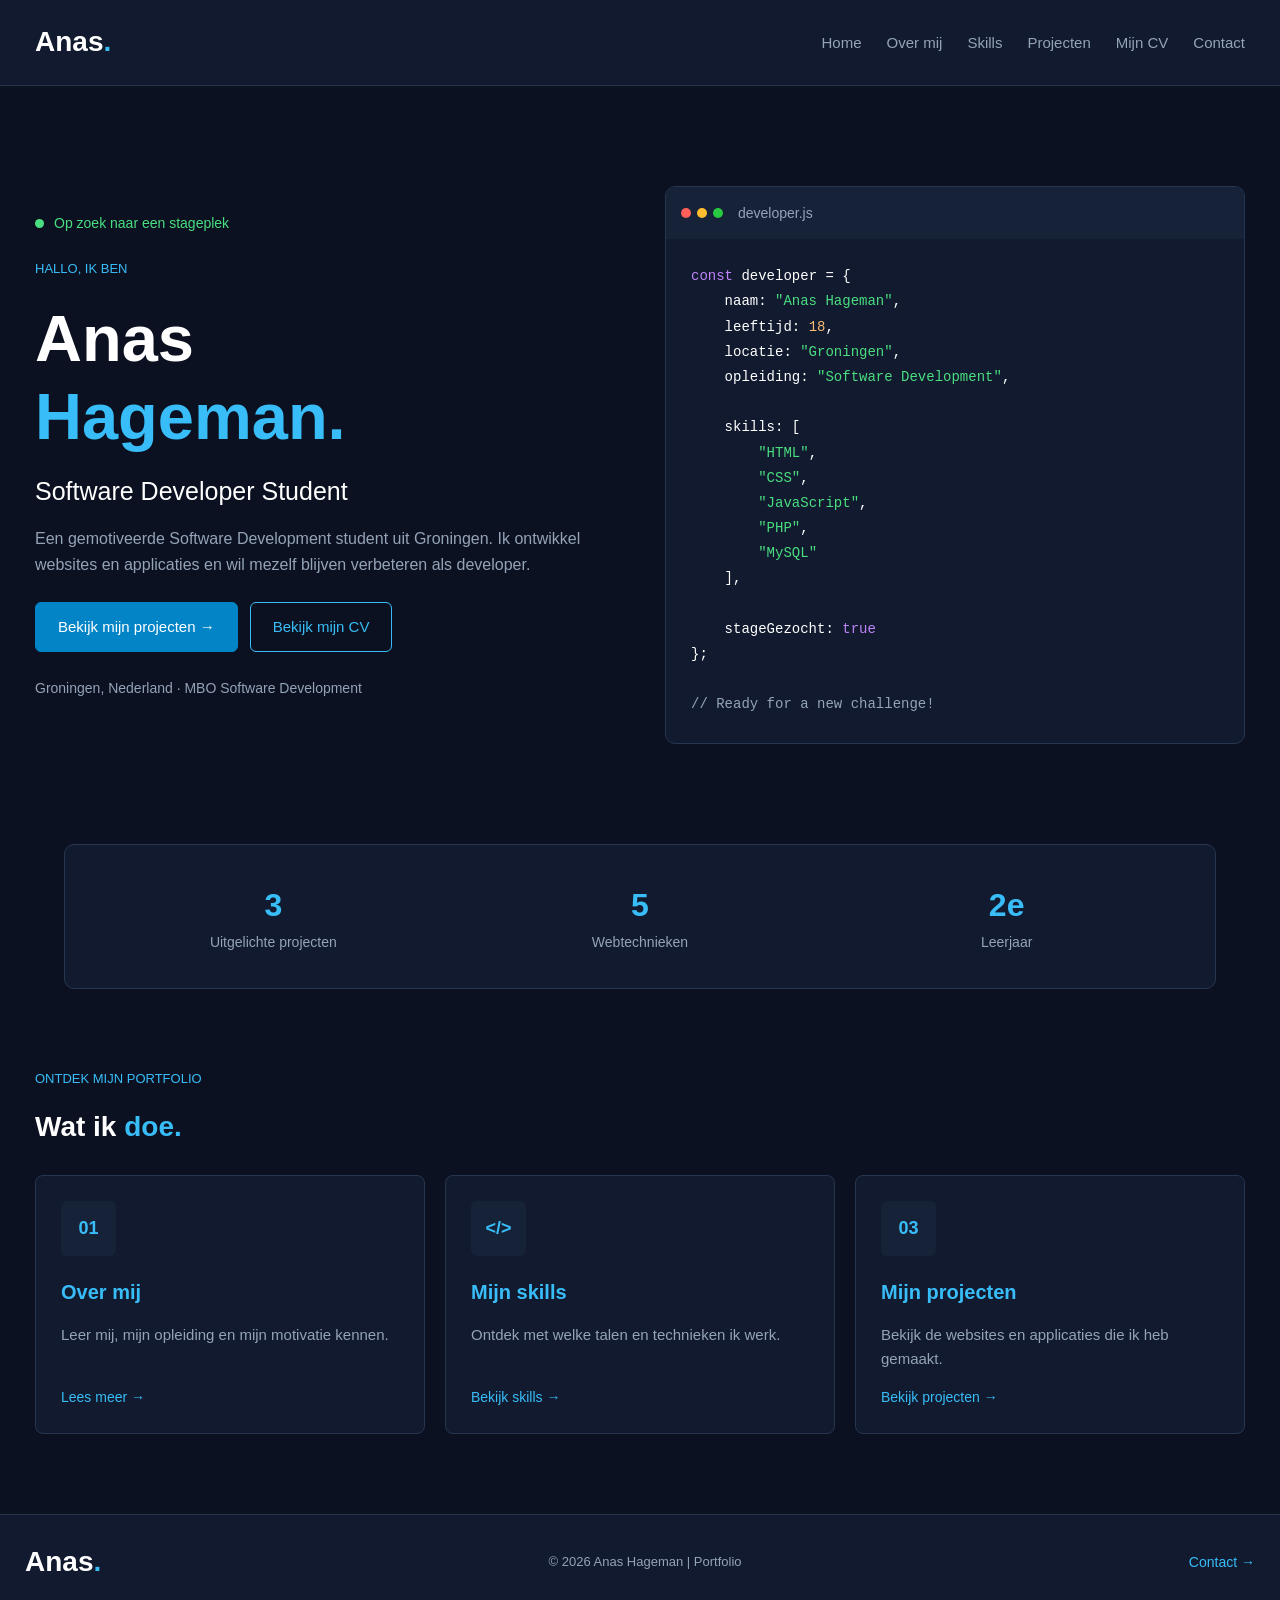
<file: index.html>
<!DOCTYPE html>
<html lang="nl">
<head>
    <meta charset="UTF-8">
    <meta name="viewport" content="width=device-width, initial-scale=1.0">
    <meta name="description" content="Portfolio van Anas Hageman, Software Development student uit Groningen.">
    <title>Home | Anas Hageman</title>
    <link rel="stylesheet" href="style.css">
    <script src="script.js" defer></script>
</head>
<body>

<header>
    <nav class="navbar">
        <a href="index.html" class="logo">Anas<span>.</span></a>
        <button class="menu-toggle" aria-label="Menu openen" aria-expanded="false" aria-controls="navigation">☰</button>
        <ul id="navigation">
            <li><a href="index.html">Home</a></li>
            <li><a href="about.html">Over mij</a></li>
            <li><a href="skills.html">Skills</a></li>
            <li><a href="projects.html">Projecten</a></li>
            <li><a href="cv.html">Mijn CV</a></li>
            <li><a href="contact.html">Contact</a></li>
        </ul>
    </nav>
</header>

<main>
    <section class="hero">
        <div class="hero-content">
            <div class="status">
                <span class="status-dot"></span>
                Op zoek naar een stageplek
            </div>

            <p class="small-title">HALLO, IK BEN</p>
            <h1>Anas<br><span>Hageman.</span></h1>
            <h2>Software Developer Student</h2>

            <p class="description">
                Een gemotiveerde Software Development student
                uit Groningen. Ik ontwikkel websites en applicaties
                en wil mezelf blijven verbeteren als developer.
            </p>

            <div class="buttons">
                <a href="projects.html" class="button">
                    Bekijk mijn projecten →
                </a>
                <a href="cv.html" class="button secondary">
                    Bekijk mijn CV
                </a>
            </div>

            <p class="location">Groningen, Nederland · MBO Software Development</p>
        </div>

        <div class="code-box">
            <div class="code-header">
                <div class="dots">
                    <i></i><i></i><i></i>
                </div>
                <span>developer.js</span>
            </div>

            <pre><code><span class="purple">const</span> developer = {
    naam: <span class="green">"Anas Hageman"</span>,
    leeftijd: <span class="orange">18</span>,
    locatie: <span class="green">"Groningen"</span>,
    opleiding: <span class="green">"Software Development"</span>,

    skills: [
        <span class="green">"HTML"</span>,
        <span class="green">"CSS"</span>,
        <span class="green">"JavaScript"</span>,
        <span class="green">"PHP"</span>,
        <span class="green">"MySQL"</span>
    ],

    stageGezocht: <span class="purple">true</span>
};

<span class="comment">// Ready for a new challenge!</span></code></pre>
        </div>
    </section>

    <section class="stats">
        <div>
            <strong>3</strong>
            <p>Uitgelichte projecten</p>
        </div>
        <div>
            <strong>5</strong>
            <p>Webtechnieken</p>
        </div>
        <div>
            <strong>2e</strong>
            <p>Leerjaar</p>
        </div>
    </section>

    <section class="section">
        <p class="small-title">ONTDEK MIJN PORTFOLIO</p>
        <h2>Wat ik <span>doe.</span></h2>

        <div class="grid three-columns">
            <a href="about.html" class="card">
                <div class="card-icon">01</div>
                <h3>Over mij</h3>
                <p>Leer mij, mijn opleiding en mijn motivatie kennen.</p>
                <span class="text-link">Lees meer →</span>
            </a>

            <a href="skills.html" class="card">
                <div class="card-icon">&lt;/&gt;</div>
                <h3>Mijn skills</h3>
                <p>Ontdek met welke talen en technieken ik werk.</p>
                <span class="text-link">Bekijk skills →</span>
            </a>

            <a href="projects.html" class="card">
                <div class="card-icon">03</div>
                <h3>Mijn projecten</h3>
                <p>Bekijk de websites en applicaties die ik heb gemaakt.</p>
                <span class="text-link">Bekijk projecten →</span>
            </a>
        </div>
    </section>
</main>

<footer>
    <a href="index.html" class="logo">Anas<span>.</span></a>
    <p>© 2026 Anas Hageman | Portfolio</p>
    <a href="contact.html">Contact →</a>
</footer>

</body>
</html>
</file>
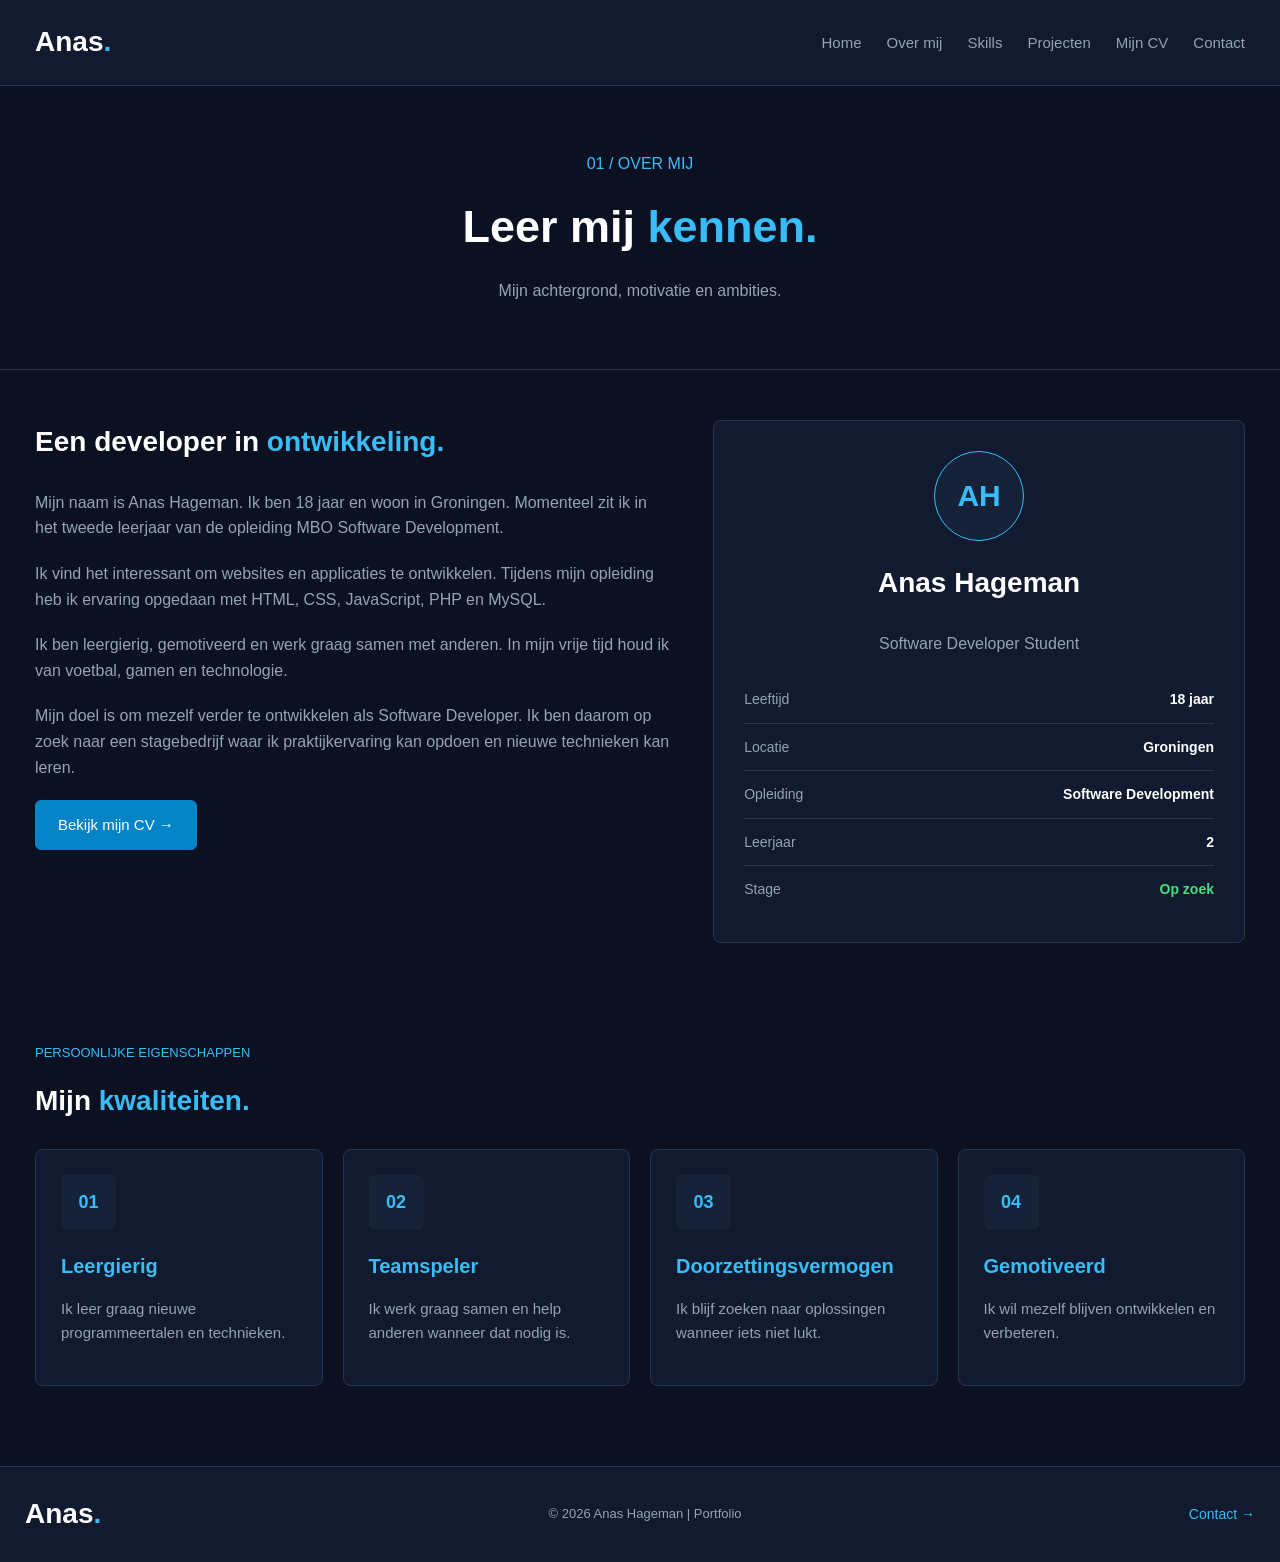
<file: about.html>
<!DOCTYPE html>
<html lang="nl">
<head>
    <meta charset="UTF-8">
    <meta name="viewport" content="width=device-width, initial-scale=1.0">
    <title>Over mij | Anas Hageman</title>
    <link rel="stylesheet" href="style.css">
    <script src="script.js" defer></script>
</head>
<body>

<header>
    <nav class="navbar">
        <a href="index.html" class="logo">Anas<span>.</span></a>
        <button class="menu-toggle" aria-label="Menu openen" aria-expanded="false" aria-controls="navigation">☰</button>
        <ul id="navigation">
            <li><a href="index.html">Home</a></li>
            <li><a href="about.html">Over mij</a></li>
            <li><a href="skills.html">Skills</a></li>
            <li><a href="projects.html">Projecten</a></li>
            <li><a href="cv.html">Mijn CV</a></li>
            <li><a href="contact.html">Contact</a></li>
        </ul>
    </nav>
</header>

<main>
    <section class="page-heading">
        <p class="small-title">01 / OVER MIJ</p>
        <h1>Leer mij <span>kennen.</span></h1>
        <p>Mijn achtergrond, motivatie en ambities.</p>
    </section>

    <section class="section about-grid">

        <div class="about-text">
            <h2>Een developer in <span>ontwikkeling.</span></h2>

            <p>
                Mijn naam is Anas Hageman. Ik ben 18 jaar
                en woon in Groningen. Momenteel zit ik in
                het tweede leerjaar van de opleiding
                MBO Software Development.
            </p>

            <p>
                Ik vind het interessant om websites en
                applicaties te ontwikkelen. Tijdens mijn
                opleiding heb ik ervaring opgedaan met
                HTML, CSS, JavaScript, PHP en MySQL.
            </p>

            <p>
                Ik ben leergierig, gemotiveerd en werk graag
                samen met anderen. In mijn vrije tijd houd
                ik van voetbal, gamen en technologie.
            </p>

            <p>
                Mijn doel is om mezelf verder te ontwikkelen
                als Software Developer. Ik ben daarom op zoek
                naar een stagebedrijf waar ik praktijkervaring
                kan opdoen en nieuwe technieken kan leren.
            </p>

            <a href="cv.html" class="button">Bekijk mijn CV →</a>
        </div>

        <div class="profile-card">
            <div class="avatar">AH</div>
            <h2>Anas Hageman</h2>
            <p>Software Developer Student</p>

            <div class="profile-info">
                <div><span>Leeftijd</span><strong>18 jaar</strong></div>
                <div><span>Locatie</span><strong>Groningen</strong></div>
                <div><span>Opleiding</span><strong>Software Development</strong></div>
                <div><span>Leerjaar</span><strong>2</strong></div>
                <div><span>Stage</span><strong class="green">Op zoek</strong></div>
            </div>
        </div>

    </section>

    <section class="section">
        <p class="small-title">PERSOONLIJKE EIGENSCHAPPEN</p>
        <h2>Mijn <span>kwaliteiten.</span></h2>

        <div class="grid four-columns">
            <article class="card">
                <div class="card-icon">01</div>
                <h3>Leergierig</h3>
                <p>Ik leer graag nieuwe programmeertalen en technieken.</p>
            </article>

            <article class="card">
                <div class="card-icon">02</div>
                <h3>Teamspeler</h3>
                <p>Ik werk graag samen en help anderen wanneer dat nodig is.</p>
            </article>

            <article class="card">
                <div class="card-icon">03</div>
                <h3>Doorzettingsvermogen</h3>
                <p>Ik blijf zoeken naar oplossingen wanneer iets niet lukt.</p>
            </article>

            <article class="card">
                <div class="card-icon">04</div>
                <h3>Gemotiveerd</h3>
                <p>Ik wil mezelf blijven ontwikkelen en verbeteren.</p>
            </article>
        </div>
    </section>
</main>

<footer>
    <a href="index.html" class="logo">Anas<span>.</span></a>
    <p>© 2026 Anas Hageman | Portfolio</p>
    <a href="contact.html">Contact →</a>
</footer>

</body>
</html>
</file>
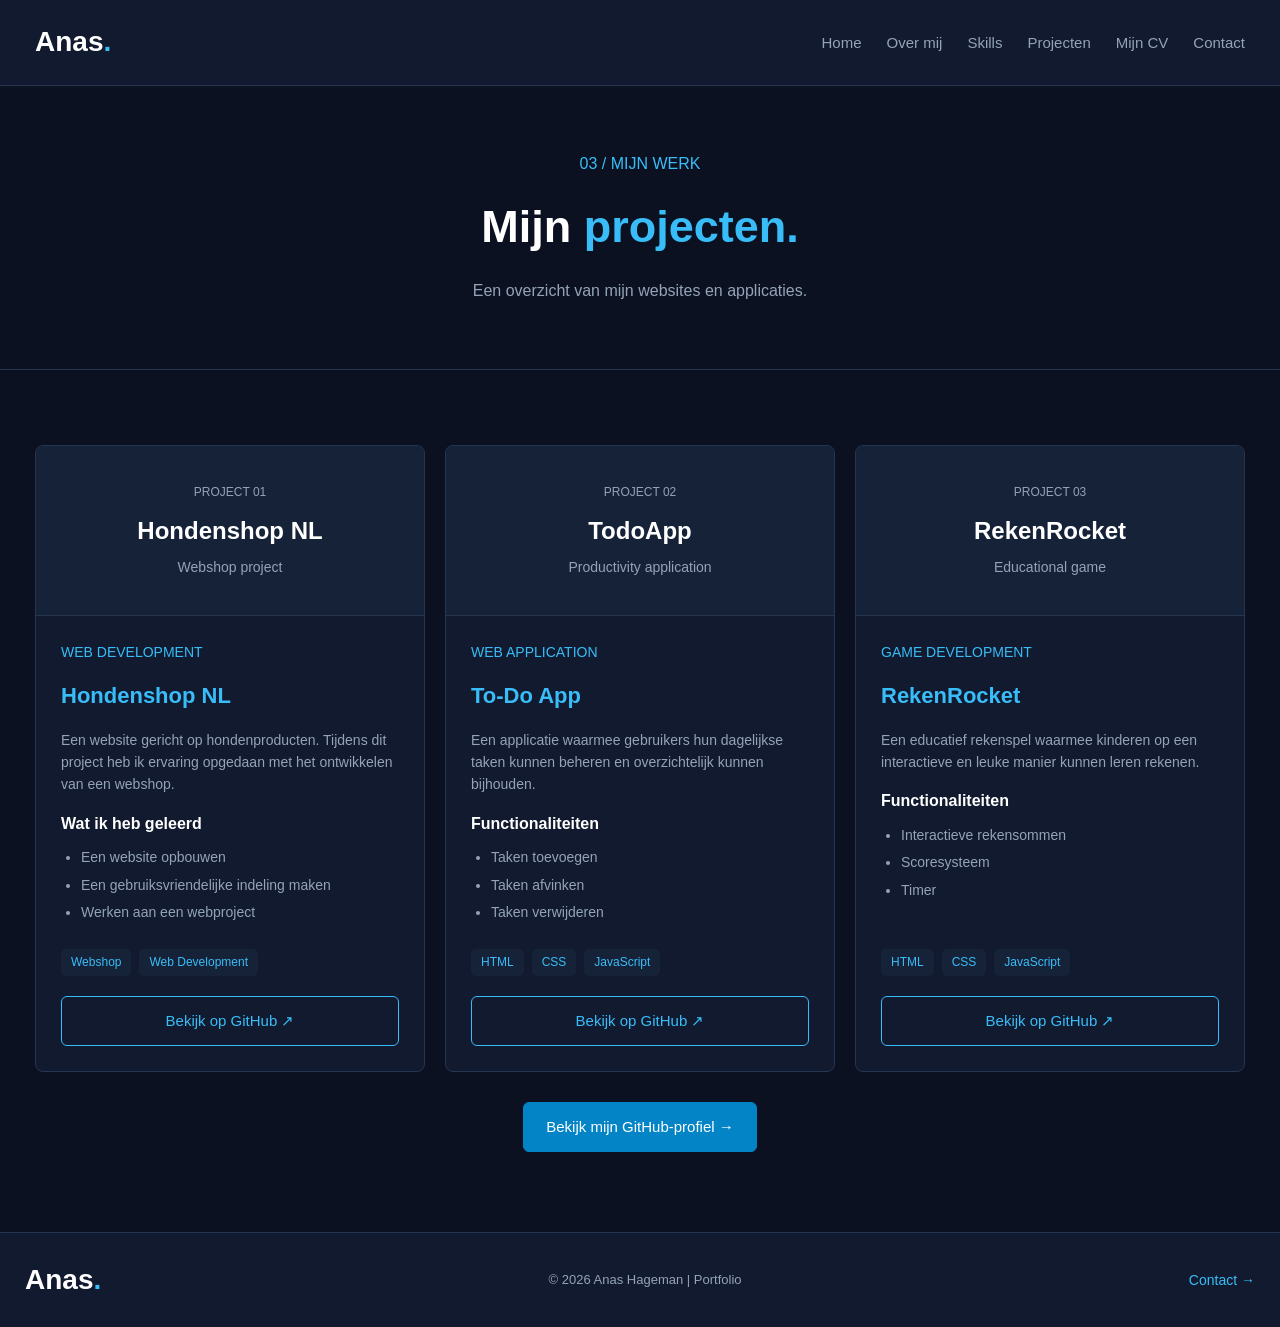
<file: projects.html>
<!DOCTYPE html>
<html lang="nl">
<head>
    <meta charset="UTF-8">
    <meta name="viewport" content="width=device-width, initial-scale=1.0">
    <title>Projecten | Anas Hageman</title>
    <link rel="stylesheet" href="style.css">
    <script src="script.js" defer></script>
</head>
<body>

<header>
    <nav class="navbar">
        <a href="index.html" class="logo">Anas<span>.</span></a>
        <button class="menu-toggle" aria-label="Menu openen" aria-expanded="false" aria-controls="navigation">☰</button>
        <ul id="navigation">
            <li><a href="index.html">Home</a></li>
            <li><a href="about.html">Over mij</a></li>
            <li><a href="skills.html">Skills</a></li>
            <li><a href="projects.html">Projecten</a></li>
            <li><a href="cv.html">Mijn CV</a></li>
            <li><a href="contact.html">Contact</a></li>
        </ul>
    </nav>
</header>

<main>
    <section class="page-heading">
        <p class="small-title">03 / MIJN WERK</p>
        <h1>Mijn <span>projecten.</span></h1>
        <p>Een overzicht van mijn websites en applicaties.</p>
    </section>

    <section class="section">

        <div class="grid three-columns">

            <!-- HONDENSHOP -->

            <article class="project-card">

                <div class="project-preview dog-preview">
                    <span class="project-number">PROJECT 01</span>
                    <div class="project-symbol">🐾</div>
                    <h2>Hondenshop NL</h2>
                    <p>Webshop project</p>
                </div>

                <div class="project-content">

                    <p class="small-title">WEB DEVELOPMENT</p>

                    <h3>Hondenshop NL</h3>

                    <p>
                        Een website gericht op hondenproducten.
                        Tijdens dit project heb ik ervaring
                        opgedaan met het ontwikkelen van een webshop.
                    </p>

                    <h4>Wat ik heb geleerd</h4>

                    <ul class="feature-list">
                        <li>Een website opbouwen</li>
                        <li>Een gebruiksvriendelijke indeling maken</li>
                        <li>Werken aan een webproject</li>
                    </ul>

                    <div class="tags">
                        <span class="tag">Webshop</span>
                        <span class="tag">Web Development</span>
                    </div>

                    <a href="https://github.com/PEzwartsEDU/hondenshopnl"
                       target="_blank"
                       rel="noopener noreferrer"
                       class="button secondary">
                        Bekijk op GitHub ↗
                    </a>

                </div>
            </article>

            <!-- TODO APP -->

            <article class="project-card">

                <div class="project-preview todo-preview">
                    <span class="project-number">PROJECT 02</span>
                    <div class="project-symbol">✓</div>
                    <h2>TodoApp</h2>
                    <p>Productivity application</p>
                </div>

                <div class="project-content">

                    <p class="small-title">WEB APPLICATION</p>

                    <h3>To-Do App</h3>

                    <p>
                        Een applicatie waarmee gebruikers
                        hun dagelijkse taken kunnen beheren
                        en overzichtelijk kunnen bijhouden.
                    </p>

                    <h4>Functionaliteiten</h4>

                    <ul class="feature-list">
                        <li>Taken toevoegen</li>
                        <li>Taken afvinken</li>
                        <li>Taken verwijderen</li>
                    </ul>

                    <div class="tags">
                        <span class="tag">HTML</span>
                        <span class="tag">CSS</span>
                        <span class="tag">JavaScript</span>
                    </div>

                    <a href="https://github.com/anashageman-hash/todoapp"
                       target="_blank"
                       rel="noopener noreferrer"
                       class="button secondary">
                        Bekijk op GitHub ↗
                    </a>

                </div>
            </article>

            <!-- REKENROCKET -->

            <article class="project-card">

                <div class="project-preview rocket-preview">
                    <span class="project-number">PROJECT 03</span>
                    <div class="project-symbol">🚀</div>
                    <h2>RekenRocket</h2>
                    <p>Educational game</p>
                </div>

                <div class="project-content">

                    <p class="small-title">GAME DEVELOPMENT</p>

                    <h3>RekenRocket</h3>

                    <p>
                        Een educatief rekenspel waarmee
                        kinderen op een interactieve en
                        leuke manier kunnen leren rekenen.
                    </p>

                    <h4>Functionaliteiten</h4>

                    <ul class="feature-list">
                        <li>Interactieve rekensommen</li>
                        <li>Scoresysteem</li>
                        <li>Timer</li>
                    </ul>

                    <div class="tags">
                        <span class="tag">HTML</span>
                        <span class="tag">CSS</span>
                        <span class="tag">JavaScript</span>
                    </div>

                    <a href="https://github.com/anashageman-hash/JavaScript-app"
                       target="_blank"
                       rel="noopener noreferrer"
                       class="button secondary">
                        Bekijk op GitHub ↗
                    </a>

                </div>
            </article>

        </div>

        <div class="center">
            <a href="https://github.com/anashageman-hash"
               target="_blank"
               rel="noopener noreferrer"
               class="button">
                Bekijk mijn GitHub-profiel →
            </a>
        </div>

    </section>
</main>

<footer>
    <a href="index.html" class="logo">Anas<span>.</span></a>
    <p>© 2026 Anas Hageman | Portfolio</p>
    <a href="contact.html">Contact →</a>
</footer>

</body>
</html>
</file>
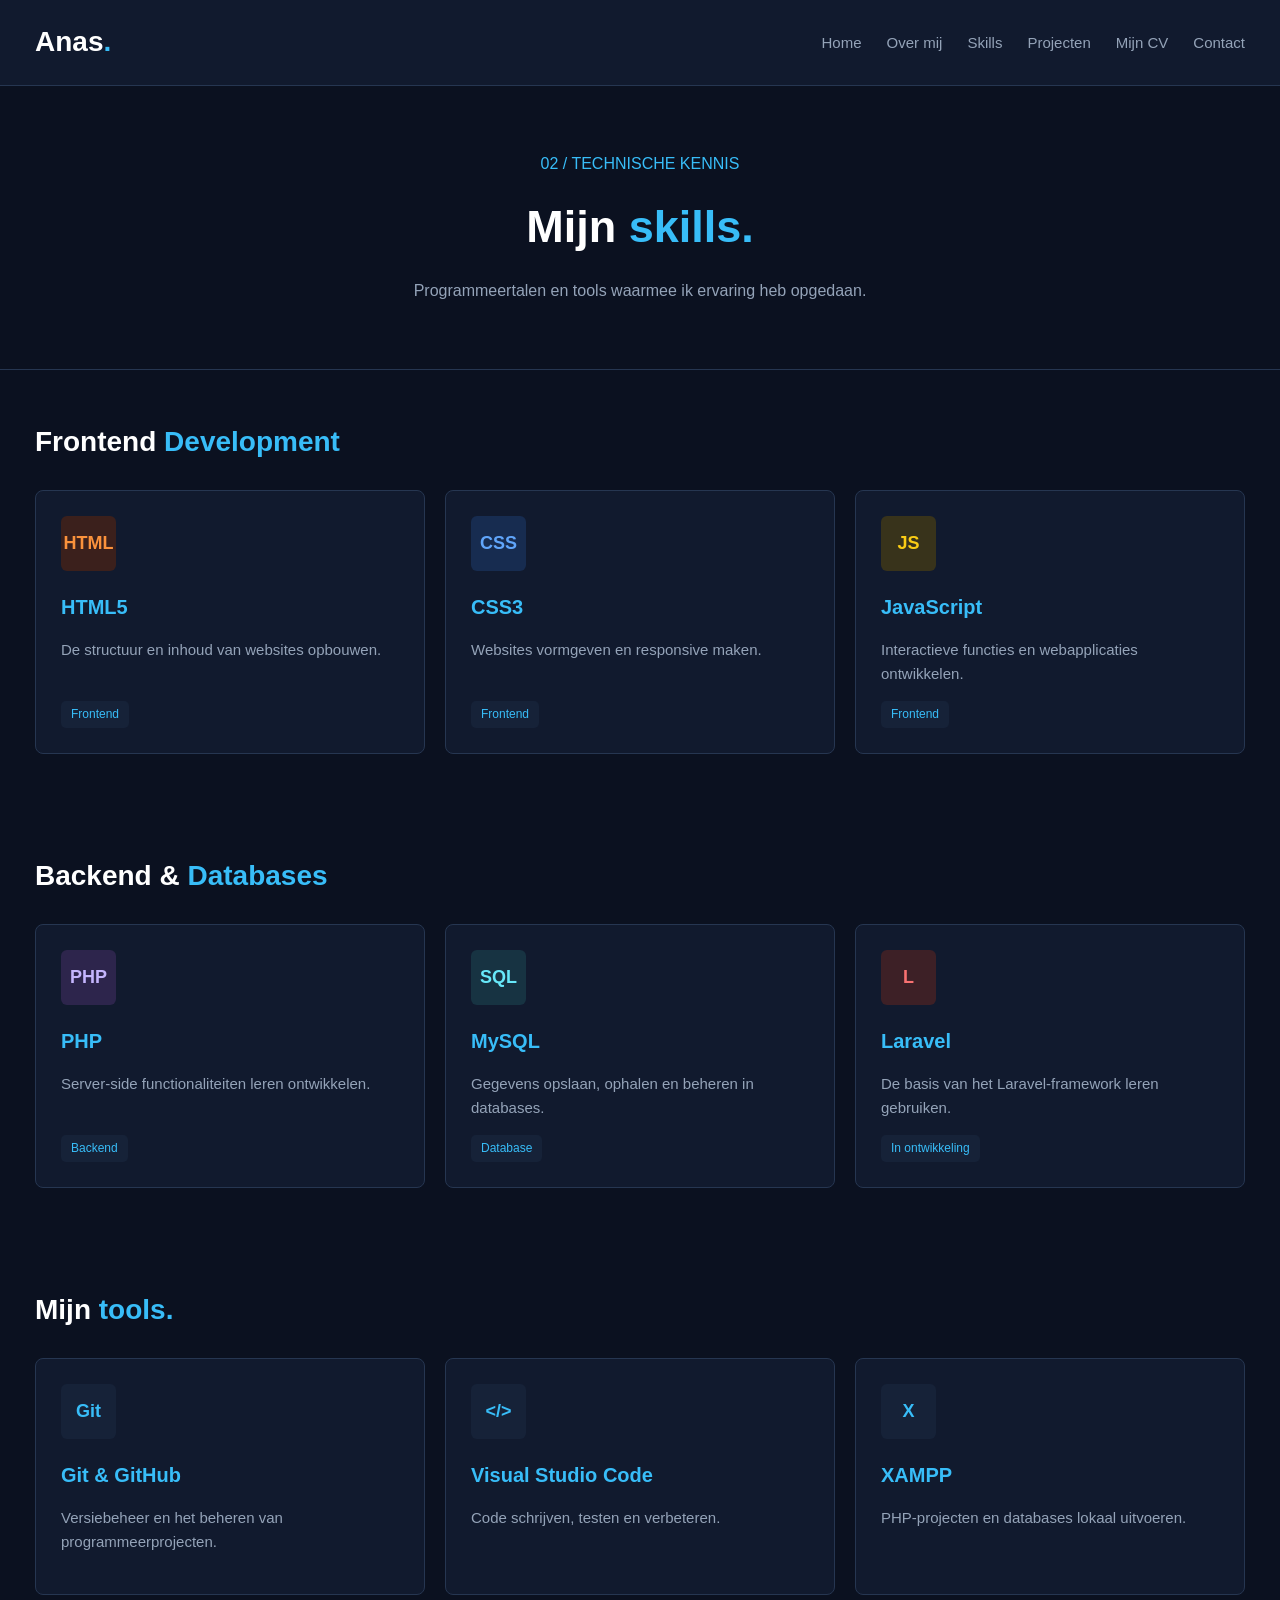
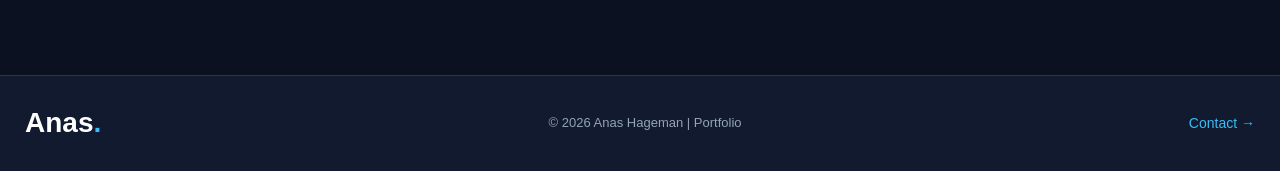
<file: skills.html>
<!DOCTYPE html>
<html lang="nl">
<head>
    <meta charset="UTF-8">
    <meta name="viewport" content="width=device-width, initial-scale=1.0">
    <title>Skills | Anas Hageman</title>
    <link rel="stylesheet" href="style.css">
    <script src="script.js" defer></script>
</head>
<body>

<header>
    <nav class="navbar">
        <a href="index.html" class="logo">Anas<span>.</span></a>
        <button class="menu-toggle" aria-label="Menu openen" aria-expanded="false" aria-controls="navigation">☰</button>
        <ul id="navigation">
            <li><a href="index.html">Home</a></li>
            <li><a href="about.html">Over mij</a></li>
            <li><a href="skills.html">Skills</a></li>
            <li><a href="projects.html">Projecten</a></li>
            <li><a href="cv.html">Mijn CV</a></li>
            <li><a href="contact.html">Contact</a></li>
        </ul>
    </nav>
</header>

<main>
    <section class="page-heading">
        <p class="small-title">02 / TECHNISCHE KENNIS</p>
        <h1>Mijn <span>skills.</span></h1>
        <p>Programmeertalen en tools waarmee ik ervaring heb opgedaan.</p>
    </section>

    <section class="section">
        <h2>Frontend <span>Development</span></h2>

        <div class="grid three-columns">

            <article class="card">
                <div class="skill-icon html-icon">HTML</div>
                <h3>HTML5</h3>
                <p>De structuur en inhoud van websites opbouwen.</p>
                <span class="tag">Frontend</span>
            </article>

            <article class="card">
                <div class="skill-icon css-icon">CSS</div>
                <h3>CSS3</h3>
                <p>Websites vormgeven en responsive maken.</p>
                <span class="tag">Frontend</span>
            </article>

            <article class="card">
                <div class="skill-icon js-icon">JS</div>
                <h3>JavaScript</h3>
                <p>Interactieve functies en webapplicaties ontwikkelen.</p>
                <span class="tag">Frontend</span>
            </article>

        </div>
    </section>

    <section class="section">
        <h2>Backend & <span>Databases</span></h2>

        <div class="grid three-columns">

            <article class="card">
                <div class="skill-icon php-icon">PHP</div>
                <h3>PHP</h3>
                <p>Server-side functionaliteiten leren ontwikkelen.</p>
                <span class="tag">Backend</span>
            </article>

            <article class="card">
                <div class="skill-icon sql-icon">SQL</div>
                <h3>MySQL</h3>
                <p>Gegevens opslaan, ophalen en beheren in databases.</p>
                <span class="tag">Database</span>
            </article>

            <article class="card">
                <div class="skill-icon laravel-icon">L</div>
                <h3>Laravel</h3>
                <p>De basis van het Laravel-framework leren gebruiken.</p>
                <span class="tag">In ontwikkeling</span>
            </article>

        </div>
    </section>

    <section class="section">
        <h2>Mijn <span>tools.</span></h2>

        <div class="grid three-columns">

            <article class="card">
                <div class="card-icon">Git</div>
                <h3>Git & GitHub</h3>
                <p>Versiebeheer en het beheren van programmeerprojecten.</p>
            </article>

            <article class="card">
                <div class="card-icon">&lt;/&gt;</div>
                <h3>Visual Studio Code</h3>
                <p>Code schrijven, testen en verbeteren.</p>
            </article>

            <article class="card">
                <div class="card-icon">X</div>
                <h3>XAMPP</h3>
                <p>PHP-projecten en databases lokaal uitvoeren.</p>
            </article>

        </div>
    </section>
</main>

<footer>
    <a href="index.html" class="logo">Anas<span>.</span></a>
    <p>© 2026 Anas Hageman | Portfolio</p>
    <a href="contact.html">Contact →</a>
</footer>

</body>
</html>
</file>
<file: style.css>
/* Algemene instellingen */

* {
    margin: 0;
    padding: 0;
    box-sizing: border-box;
}

body {
    font-family: Arial, sans-serif;
    background-color: #0b1120;
    color: white;
    line-height: 1.6;
    min-height: 100vh;
    display: flex;
    flex-direction: column;
}

main {
    flex: 1;
    width: 100%;
}

a {
    color: #38bdf8;
    text-decoration: none;
}

a:hover {
    color: white;
}

h1, h2, h3 {
    margin-bottom: 15px;
}

p {
    color: #94a3b8;
}

h1 span,
h2 span {
    color: #38bdf8;
}

/* Navigatie */

header {
    background-color: #111a2e;
    border-bottom: 1px solid #263651;
}

.navbar {
    max-width: 1250px;
    margin: auto;
    padding: 20px;
    display: flex;
    justify-content: space-between;
    align-items: center;
}

.logo {
    font-size: 28px;
    font-weight: bold;
    color: white;
}

.logo span {
    color: #38bdf8;
}

.navbar ul {
    display: flex;
    list-style: none;
    gap: 25px;
}

.navbar ul a {
    color: #94a3b8;
    font-size: 15px;
}

.navbar ul a:hover,
.navbar ul a.active {
    color: #38bdf8;
}

.menu-toggle {
    display: none;
    background: none;
    border: none;
    color: white;
    font-size: 25px;
    cursor: pointer;
}

/* Home pagina */

.hero {
    max-width: 1250px;
    margin: auto;
    padding: 100px 20px;
    display: grid;
    grid-template-columns: 1fr 1fr;
    align-items: center;
    gap: 50px;
}

.hero-content {
    min-width: 0;
}

.hero h1 {
    font-size: 65px;
    line-height: 1.2;
}

.hero h2 {
    font-size: 25px;
    font-weight: normal;
}

.hero p {
    max-width: 550px;
    margin-bottom: 20px;
}

.subtitle,
.small-title {
    color: #38bdf8;
    font-size: 13px;
    margin-bottom: 15px;
}

.location {
    font-size: 14px;
    margin-top: 25px;
}

/* Stage status */

.status {
    display: inline-flex;
    align-items: center;
    gap: 10px;
    color: #4ade80;
    font-size: 14px;
    margin-bottom: 25px;
}

.status-dot {
    width: 9px;
    height: 9px;
    background-color: #4ade80;
    border-radius: 50%;
}

/* Knoppen */

.buttons,
.hero-buttons,
.cv-buttons {
    display: flex;
    flex-wrap: wrap;
    gap: 12px;
    margin-top: 25px;
}

.button {
    display: inline-block;
    background-color: #0284c7;
    color: white;
    padding: 12px 22px;
    border: 1px solid #0284c7;
    border-radius: 6px;
    font-size: 15px;
    text-align: center;
    transition: 0.2s;
}

.button:hover {
    background-color: #0369a1;
    color: white;
}

.button.secondary,
.button.button-secondary {
    background-color: transparent;
    border: 1px solid #38bdf8;
    color: #38bdf8;
}

.button.secondary:hover,
.button.button-secondary:hover {
    background-color: #111a2e;
}

/* Code venster */

.code-box {
    background-color: #111a2e;
    border: 1px solid #263651;
    border-radius: 10px;
    overflow: hidden;
    min-width: 0;
}

.code-header {
    display: flex;
    align-items: center;
    gap: 15px;
    background-color: #162238;
    padding: 15px;
    color: #94a3b8;
    font-size: 14px;
}

.dots {
    display: flex;
    gap: 6px;
}

.dots i,
.dots span {
    width: 10px;
    height: 10px;
    border-radius: 50%;
}

.dots :nth-child(1) {
    background-color: #ff5f57;
}

.dots :nth-child(2) {
    background-color: #febc2e;
}

.dots :nth-child(3) {
    background-color: #28c840;
}

.code-box pre {
    padding: 25px;
    font-family: Consolas, monospace;
    font-size: 14px;
    line-height: 1.8;
    overflow-x: auto;
}

.purple {
    color: #c084fc;
}

.green {
    color: #4ade80;
}

.orange {
    color: #fdba74;
}

.comment {
    color: #94a3b8;
}

/* Statistieken */

.stats {
    max-width: 1210px;
    width: 90%;
    margin: 0 auto 30px;
    padding: 25px;
    background-color: #111a2e;
    border: 1px solid #263651;
    border-radius: 10px;
    display: grid;
    grid-template-columns: repeat(3, 1fr);
    text-align: center;
}

.stats > div {
    padding: 10px;
}

.stats strong {
    color: #38bdf8;
    font-size: 32px;
}

.stats p {
    font-size: 14px;
}

/* Pagina titels */

.page-heading,
.page-title {
    text-align: center;
    padding: 65px 20px;
    border-bottom: 1px solid #263651;
}

.page-heading h1,
.page-title h1 {
    font-size: 45px;
}

.page-heading p,
.page-title p {
    font-size: 16px;
}

/* Algemene secties */

.section {
    max-width: 1250px;
    margin: auto;
    padding: 50px 20px;
}

.section h2 {
    font-size: 28px;
    margin-bottom: 25px;
}

/* Kaarten */

.grid,
.cards {
    display: grid;
    gap: 20px;
    margin-top: 25px;
}

.cards,
.grid.three-columns {
    grid-template-columns: repeat(3, minmax(0, 1fr));
}

.grid.four-columns {
    grid-template-columns: repeat(4, minmax(0, 1fr));
}

.card {
    background-color: #111a2e;
    border: 1px solid #263651;
    border-radius: 8px;
    padding: 25px;
    display: flex;
    flex-direction: column;
    align-items: flex-start;
    min-width: 0;
    color: white;
    transition: 0.2s;
}

.card:hover {
    border-color: #38bdf8;
}

.card h3 {
    font-size: 20px;
    color: #38bdf8;
}

.card p {
    font-size: 15px;
    margin-bottom: 15px;
}

.card-icon,
.skill-icon {
    width: 55px;
    height: 55px;
    background-color: #162238;
    color: #38bdf8;
    border-radius: 6px;
    display: flex;
    justify-content: center;
    align-items: center;
    font-size: 18px;
    font-weight: bold;
    margin-bottom: 20px;
}

.text-link,
.card > a {
    color: #38bdf8;
    font-size: 14px;
    margin-top: auto;
}

.tag {
    display: inline-block;
    background-color: #162238;
    color: #38bdf8;
    padding: 4px 10px;
    border-radius: 5px;
    font-size: 12px;
    margin-top: auto;
}

/* Over mij */

.about,
.about-grid {
    display: grid;
    grid-template-columns: 1.2fr 1fr;
    gap: 40px;
    align-items: start;
}

.about-text p {
    margin-bottom: 20px;
}

.profile-card,
.personal-info {
    background-color: #111a2e;
    border: 1px solid #263651;
    border-radius: 8px;
    padding: 30px;
}

.profile-card {
    text-align: center;
}

.avatar {
    width: 90px;
    height: 90px;
    border-radius: 50%;
    background-color: #162238;
    border: 1px solid #38bdf8;
    color: #38bdf8;
    font-size: 30px;
    font-weight: bold;
    display: flex;
    align-items: center;
    justify-content: center;
    margin: 0 auto 20px;
}

.profile-info {
    margin-top: 20px;
    text-align: left;
}

.profile-info > div {
    display: flex;
    justify-content: space-between;
    flex-wrap: wrap;
    gap: 10px;
    padding: 12px 0;
    border-bottom: 1px solid #263651;
    font-size: 14px;
}

.profile-info span {
    color: #94a3b8;
}

.profile-info > div:last-child {
    border-bottom: none;
}

/* Skills */

.html-icon {
    background-color: #3b201c;
    color: #fb923c;
}

.css-icon {
    background-color: #172c50;
    color: #60a5fa;
}

.js-icon {
    background-color: #38331b;
    color: #facc15;
}

.php-icon {
    background-color: #2d254c;
    color: #c4b5fd;
}

.sql-icon {
    background-color: #173342;
    color: #67e8f9;
}

.laravel-icon {
    background-color: #3d2026;
    color: #f87171;
}

/* Projecten */

.project-card {
    background-color: #111a2e;
    border: 1px solid #263651;
    border-radius: 8px;
    overflow: hidden;
    display: flex;
    flex-direction: column;
    min-width: 0;
}

.project-card:hover {
    border-color: #38bdf8;
}

.project-preview {
    background-color: #162238;
    padding: 30px 20px;
    min-height: 170px;
    display: flex;
    flex-direction: column;
    justify-content: center;
    align-items: center;
    text-align: center;
    border-bottom: 1px solid #263651;
}

.project-number {
    color: #94a3b8;
    font-size: 12px;
    margin-bottom: 10px;
}

.project-symbol {
    display: none;
}

.project-preview h2 {
    color: white;
    font-size: 24px;
    margin-bottom: 5px;
}

.project-preview p {
    font-size: 14px;
}

.project-content {
    padding: 25px;
    display: flex;
    flex-direction: column;
    flex: 1;
}

.project-content h3 {
    font-size: 22px;
    color: #38bdf8;
}

.project-content p {
    font-size: 14px;
    margin-bottom: 15px;
}

.project-content h4 {
    margin-bottom: 10px;
}

.feature-list {
    color: #94a3b8;
    padding-left: 20px;
    margin-bottom: 20px;
    font-size: 14px;
}

.feature-list li {
    margin-bottom: 5px;
}

.tags {
    display: flex;
    flex-wrap: wrap;
    gap: 8px;
    margin-top: auto;
    margin-bottom: 20px;
}

.project-content .button {
    width: 100%;
}

.center {
    text-align: center;
    margin-top: 30px;
}

/* CV */

.cv-card {
    background-color: #111a2e;
    border: 1px solid #263651;
    border-radius: 8px;
    padding: 25px;
    display: flex;
    align-items: center;
    flex-wrap: wrap;
    gap: 25px;
}

.cv-icon {
    width: 65px;
    height: 85px;
    background-color: #162238;
    border-radius: 6px;
    color: #38bdf8;
    display: flex;
    align-items: center;
    justify-content: center;
    font-size: 25px;
    font-weight: bold;
}

.cv-information {
    flex: 1;
    min-width: 180px;
}

.cv-information h2 {
    font-size: 23px;
    margin-bottom: 5px;
}

.cv-information p {
    margin-bottom: 10px;
}

.cv-card .buttons {
    margin-top: 0;
}

.cv-viewer {
    width: 100%;
    max-width: 1000px;
    height: 850px;
    margin: 30px auto;
    background-color: white;
    border-radius: 8px;
    overflow: hidden;
}

.cv-viewer iframe {
    width: 100%;
    height: 100%;
    border: none;
}

/* Contact */

.contact-intro {
    max-width: 700px;
    margin: 0 auto 40px;
    text-align: center;
}

.contact-intro p {
    margin-bottom: 25px;
}

.contact-card {
    text-align: center;
    align-items: center;
}

/* Footer */

footer {
    background-color: #111a2e;
    border-top: 1px solid #263651;
    padding: 25px;
    display: flex;
    align-items: center;
    justify-content: space-between;
    gap: 20px;
    margin-top: 30px;
}

footer p {
    font-size: 13px;
}

footer a {
    font-size: 14px;
}

/* Tablet */

@media (max-width: 1000px) {

    .hero {
        gap: 25px;
    }

    .hero h1 {
        font-size: 50px;
    }

    .grid.three-columns,
    .grid.four-columns,
    .cards {
        grid-template-columns: repeat(2, minmax(0, 1fr));
    }

    .navbar ul {
        gap: 15px;
    }
}

/* Telefoon */

@media (max-width: 768px) {

    .navbar {
        flex-wrap: wrap;
        gap: 15px;
    }

    .navbar ul {
        flex-wrap: wrap;
        gap: 15px;
    }

    .navbar:has(.menu-toggle) .menu-toggle {
        display: block;
    }

    .navbar:has(.menu-toggle) ul {
        display: none;
        width: 100%;
        flex-direction: column;
    }

    .navbar:has(.menu-toggle) ul.open {
        display: flex;
    }

    .hero {
        grid-template-columns: 1fr;
        padding: 50px 20px;
    }

    .hero h1 {
        font-size: 45px;
    }

    .hero h2 {
        font-size: 20px;
    }

    .about,
    .about-grid {
        grid-template-columns: 1fr;
    }

    .page-heading,
    .page-title {
        padding: 40px 20px;
    }

    .page-heading h1,
    .page-title h1 {
        font-size: 35px;
    }

    .section {
        padding: 35px 20px;
    }

    .cv-viewer {
        height: 550px;
    }

    footer {
        flex-direction: column;
        text-align: center;
    }
}

@media (max-width: 500px) {

    .grid.three-columns,
    .grid.four-columns,
    .cards {
        grid-template-columns: 1fr;
    }

    .hero h1 {
        font-size: 38px;
    }

    .buttons {
        flex-direction: column;
    }

    .button {
        width: 100%;
    }

    .stats {
        padding: 10px;
    }

    .stats strong {
        font-size: 25px;
    }

    .stats p {
        font-size: 11px;
    }

    .code-box pre {
        font-size: 11px;
        padding: 15px;
    }
}
</file>
